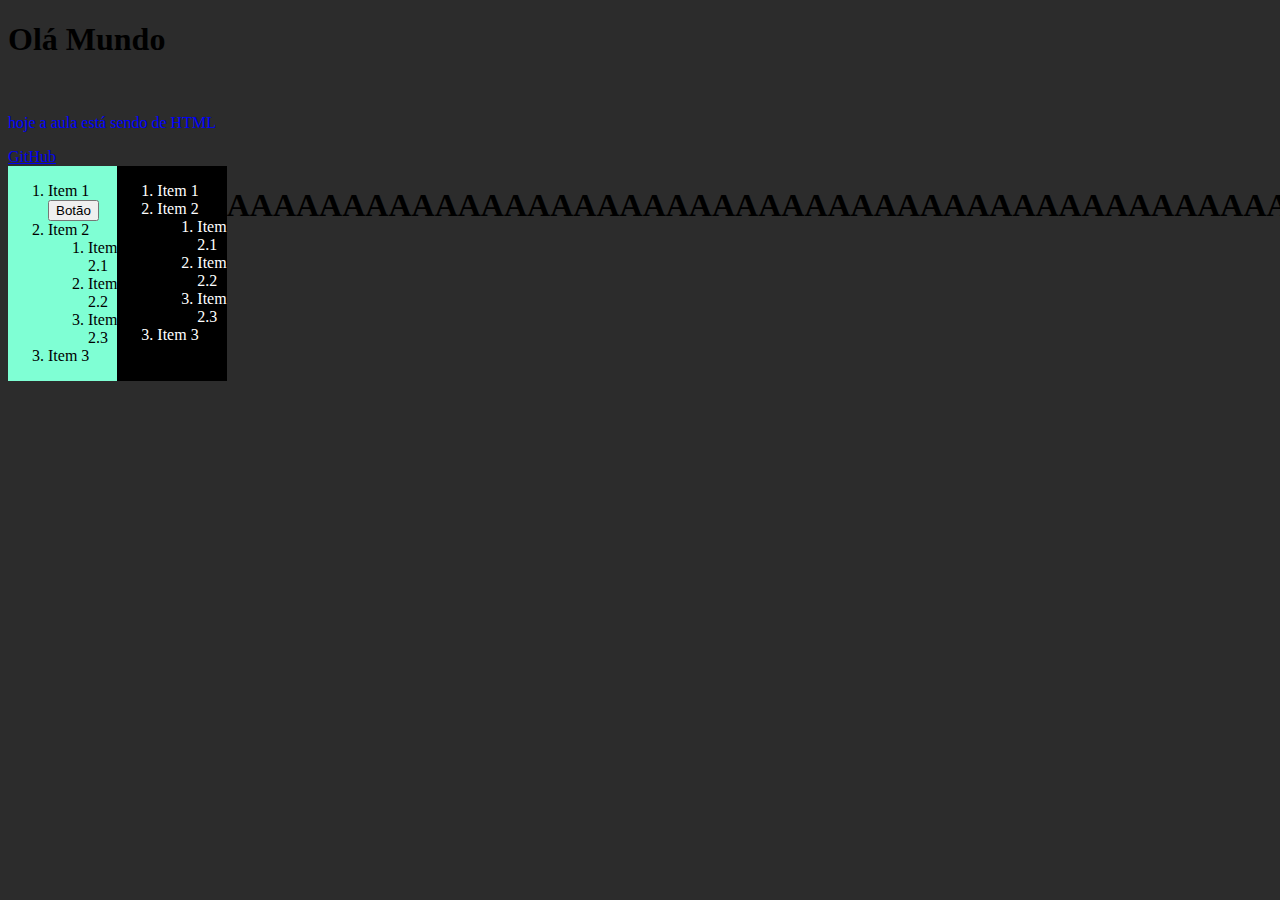
<file: Aulas Jean/Aula 1 27.02/index.html>
<!DOCTYPE html>
<html>
    <head>
        <title>Olá Mundo!</title>
        <link rel="stylesheet" href="style.css">
    </head>
    <body>
        <h1>
            Olá Mundo
        </h1>
        <br/>  
            <p>
            hoje a aula está sendo de HTML
            </p>
        <li>
            <a class= "github" href="./" target="blank">GitHub</a>
        </li>
        
            <div class="flex_container">
                <div class="fundo_colorido">
                    <ol>
                        <li>Item 1
                            <button class="botao_animado">Botão</button>
                        </li>
                        <li>Item 2
                            <ol>
                                <li>Item 2.1</li>
                                <li>Item 2.2</li>
                                <li>Item 2.3</li>
                            </ol>
                        </li>
                        <li>Item 3</li>
                    </ol>
                </div>
                <div class="fundo_preto">
                    <ol>
                        <li>Item 1</li>
                        <li>Item 2
                            <ol>
                                <li>Item 2.1</li>
                                <li>Item 2.2</li>
                                <li>Item 2.3</li>
                            </ol>
                        </li>
                        <li>Item 3</li>
                    </ol>
                </div>
                <p class="conteudo">
                    <h1>AAAAAAAAAAAAAAAAAAAAAAAAAAAAAAAA</h1>
                    <h1>AAAAAAAAAAAAAAAAAAAAAAAAAAAAAAAA</h1>
                    <h1>AAAAAAAAAAAAAAAAAAAAAAAAAAAAAAAA</h1>
                    <h1>AAAAAAAAAAAAAAAAAAAAAAAAAAAAAAAA</h1>
                    <h1>AAAAAAAAAAAAAAAAAAAAAAAAAAAAAAAA</h1>
                    <h1>AAAAAAAAAAAAAAAAAAAAAAAAAAAAAAAA</h1>
                    <h1>AAAAAAAAAAAAAAAAAAAAAAAAAAAAAAAA</h1>
                    <h1>AAAAAAAAAAAAAAAAAAAAAAAAAAAAAAAA</h1>
                    <h1>AAAAAAAAAAAAAAAAAAAAAAAAAAAAAAAA</h1>
                </p>
    </body>
</html>
</file>
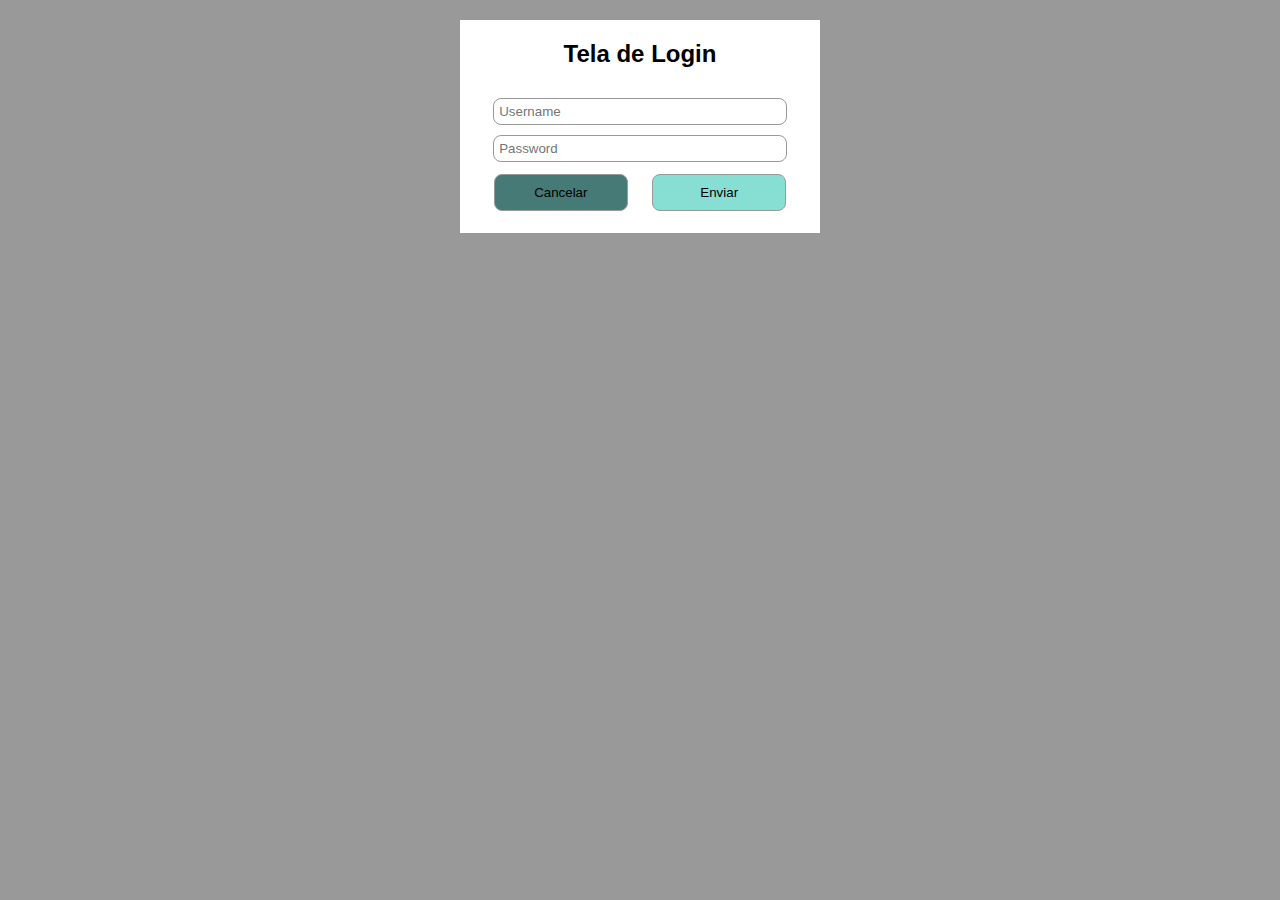
<file: Aulas Marcio/Aula 1 21.02/index.html>
<!DOCTYPE html>
<html lang="pt-br">
<head>
    <meta charset="UTF-8">
    <meta name="viewport" content="width=device-width, initial-scale=1.0">
    <title>Aulas de Usabilidade</title>
    <link rel="stylesheet" href="estilo.css">
</head>
<body>
    <div class="container">
        <div class="top">Tela de Login</div>
        <form action="">
            <div class="content">
                <input type="text" name="username" id="username" placeholder="Username">
                <input type="password" name="password" id="password" placeholder="Password">
            </div>
            <div class="buttons">

                <input type="reset" class="button reset" value="Cancelar">
                <input type="submit" class="button submit" value="Enviar">

            </div> 
        </form>
    </div>
</body>
</html>
</file>
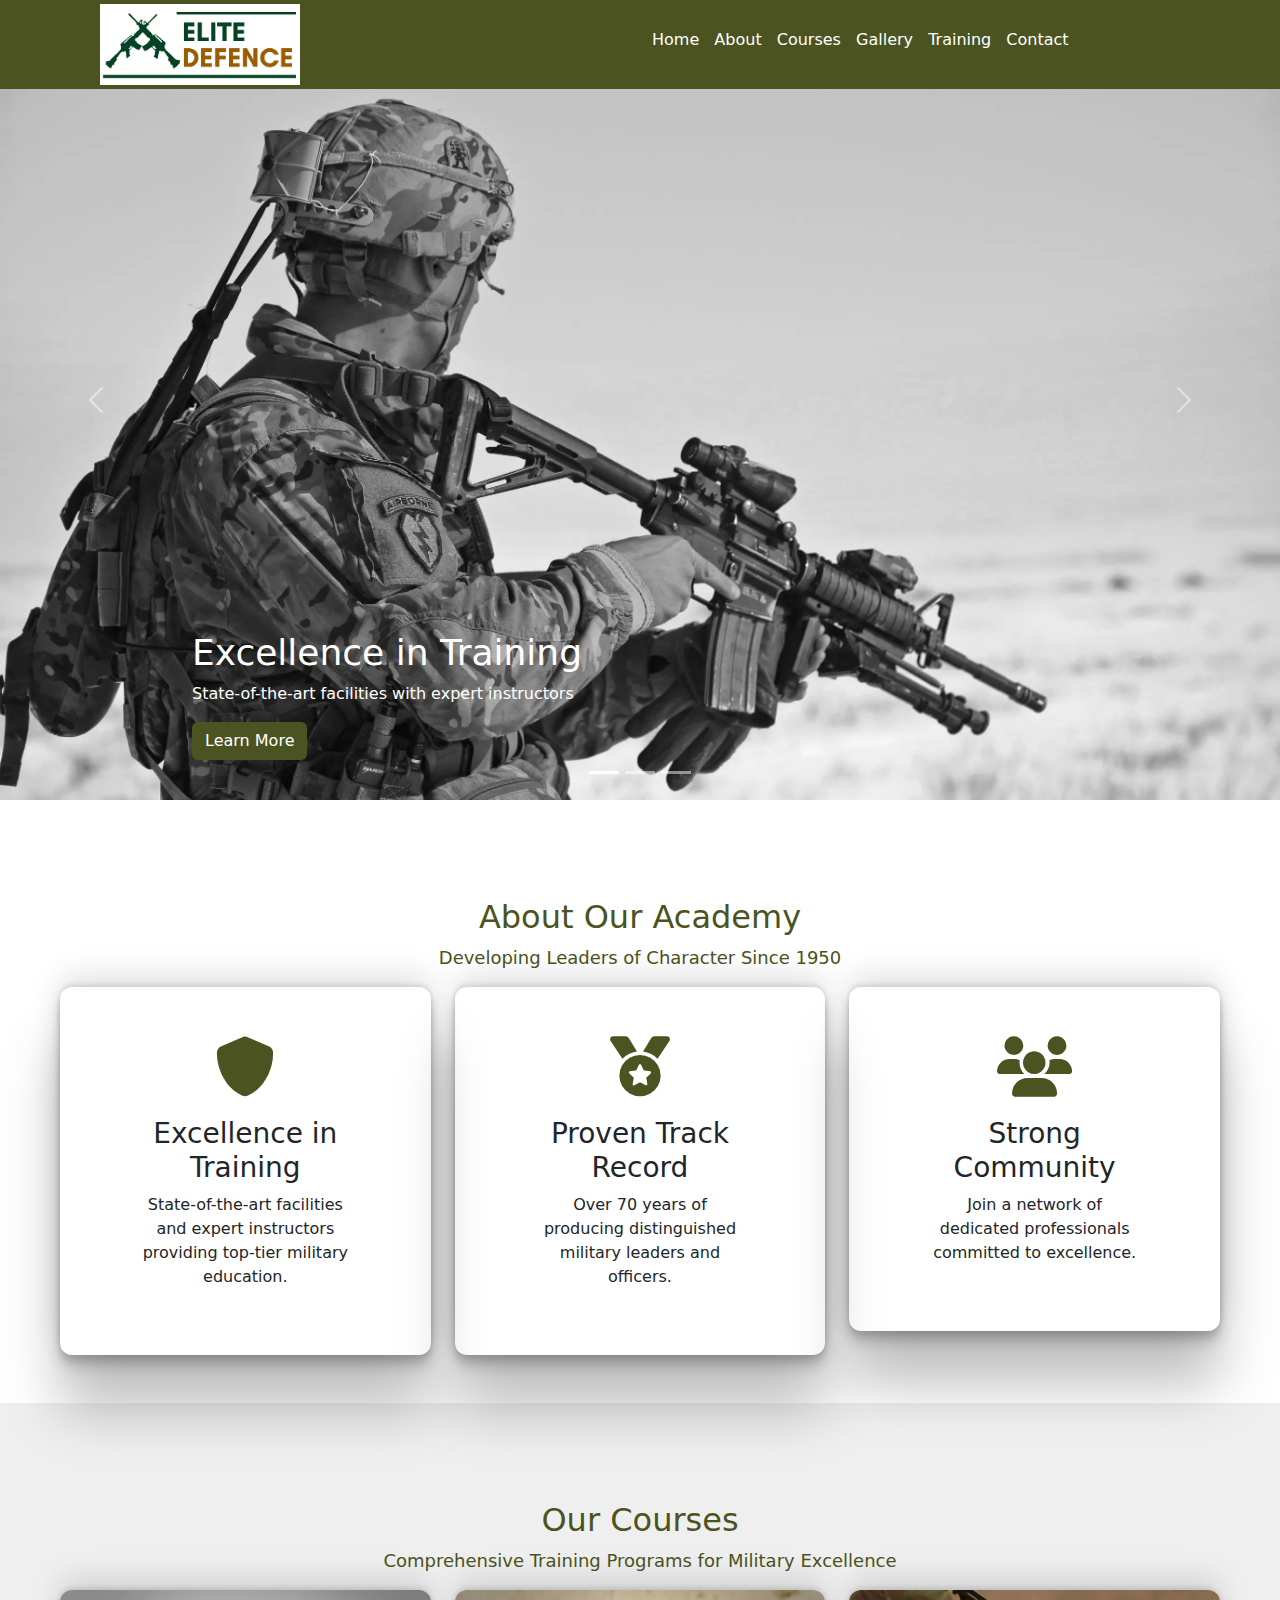
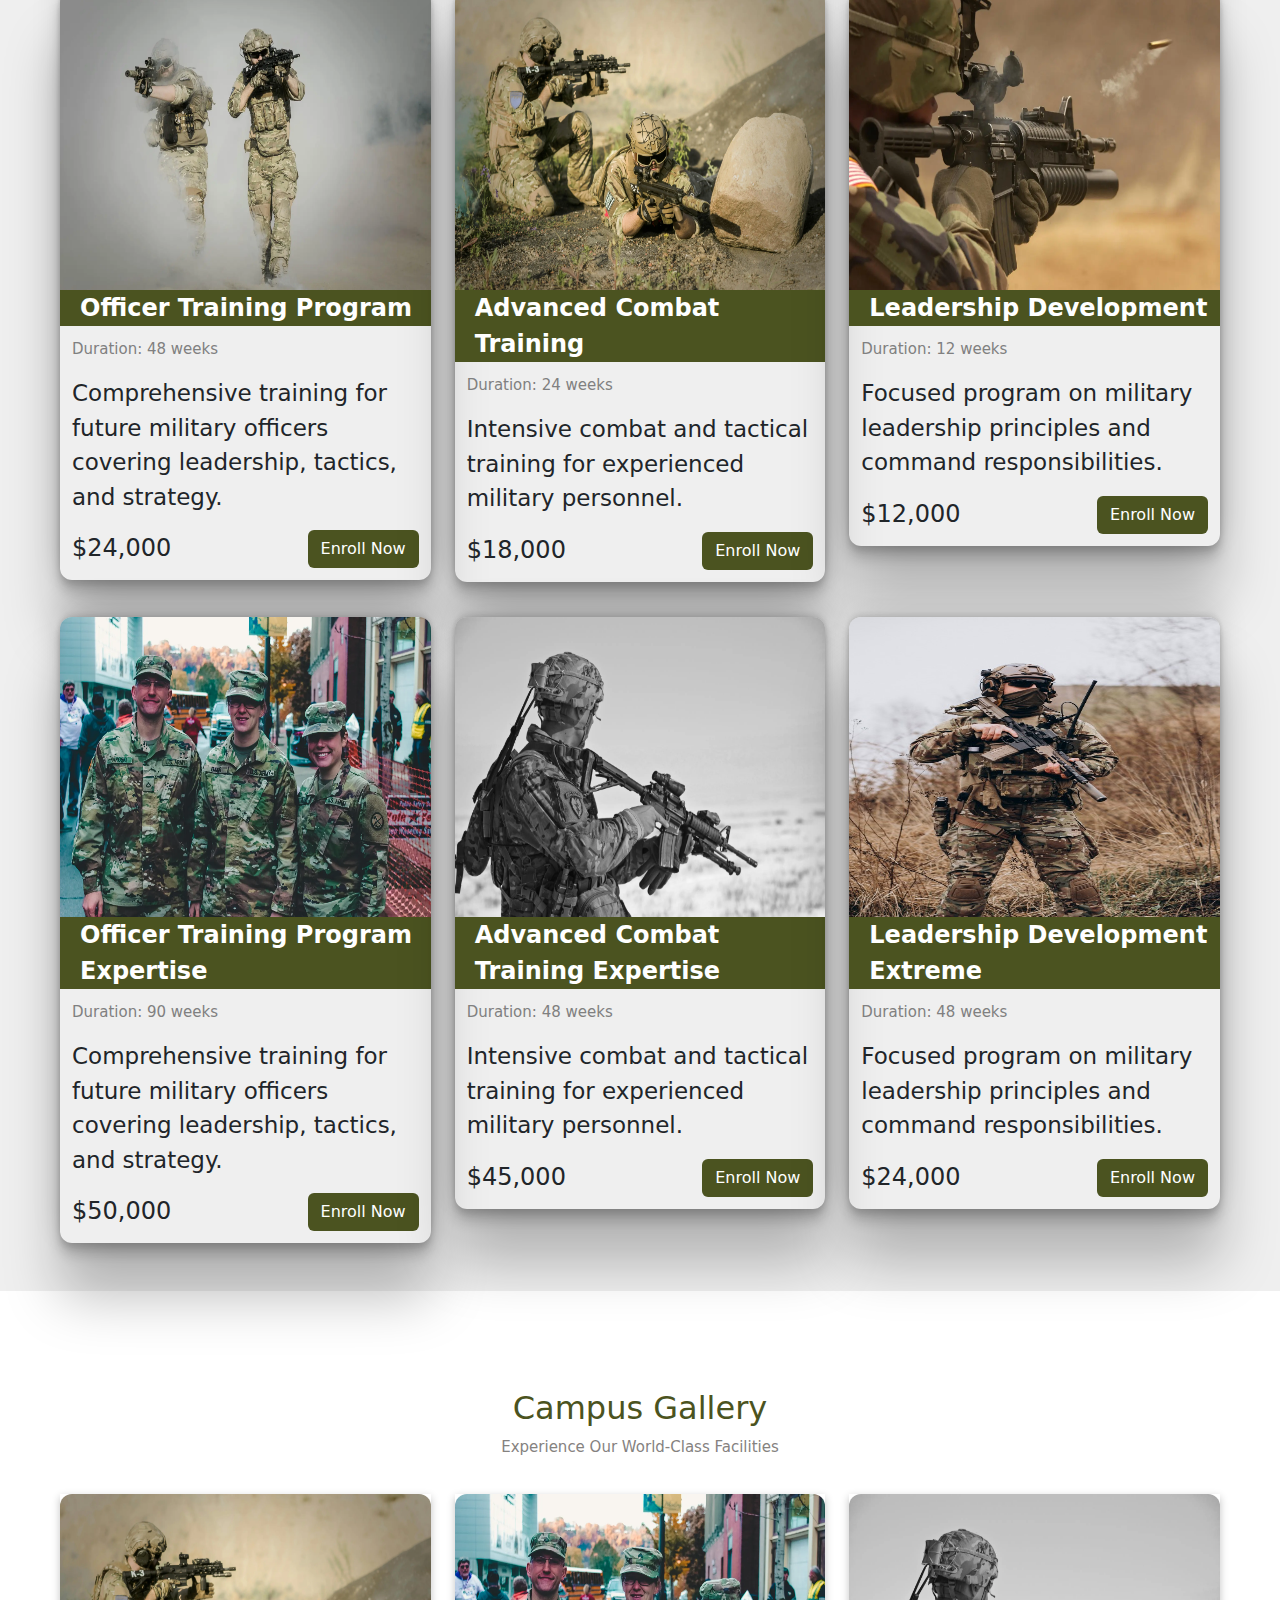
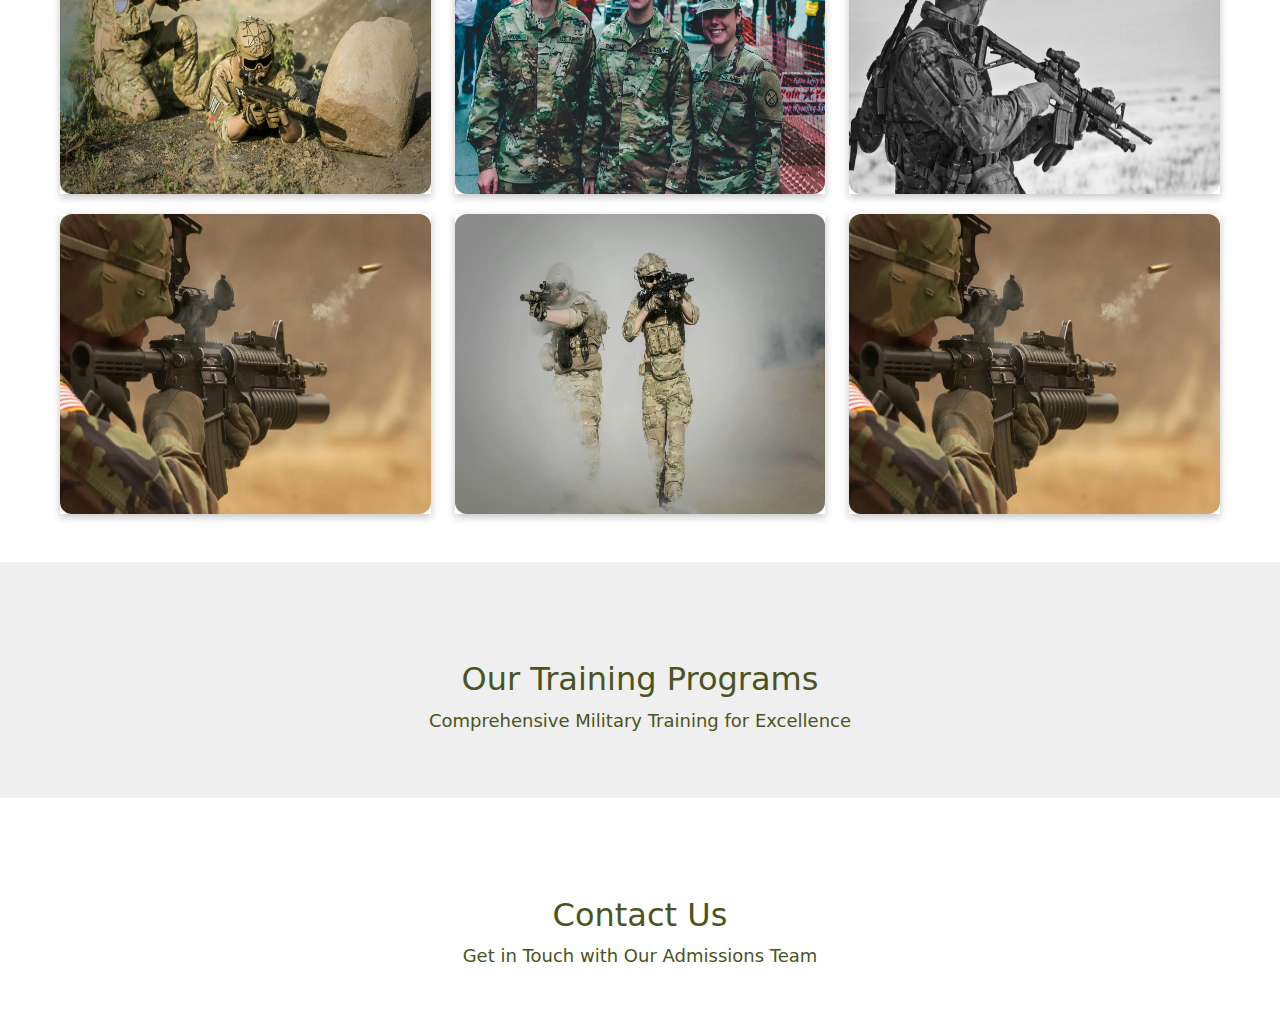
<file: Aulas Marcio/Aula 5 21.03/index.html>
<!DOCTYPE html>
<html lang="pt-br">
<head>
    <meta charset="UTF-8">
    <meta name="viewport" content="width=., initial-scale=1.0">
    <title>Elite Defense</title>
    <link href="https://cdn.jsdelivr.net/npm/bootstrap@5.3.3/dist/css/bootstrap.min.css" rel="stylesheet" integrity="sha384-QWTKZyjpPEjISv5WaRU9OFeRpok6YctnYmDr5pNlyT2bRjXh0JMhjY6hW+ALEwIH" crossorigin="anonymous">
    <link rel="stylesheet" href="https://cdnjs.cloudflare.com/ajax/libs/font-awesome/6.7.2/css/all.min.css" integrity="sha512-Evv84Mr4kqVGRNSgIGL/F/aIDqQb7xQ2vcrdIwxfjThSH8CSR7PBEakCr51Ck+w+/U6swU2Im1vVX0SVk9ABhg==" crossorigin="anonymous" referrerpolicy="no-referrer" />
    <link rel="stylesheet" href="css/estilos.css">
</head>
<body>
    <div class="container-fluid p-0">
        <header class="topo row py-1 fixed-top">
            <div class="col-sm-6 logo">
                <img src="img/logo elite.png" alt="Logo Elite Defense">
            </div>
            <nav class="col-sm-6 pt-4">
                <a href="#">Home</a>
                <a href="#about">About</a>
                <a href="#courses">Courses</a>
                <a href="#gallery">Gallery</a>
                <a href="#training">Training</a>
                <a href="#contact">Contact</a>
            </nav>
        </header>

        <div id="carouselExampleCaptions" class="carousel slide">
            <div class="carousel-indicators">
              <button type="button" data-bs-target="#carouselExampleCaptions" data-bs-slide-to="0" class="active" aria-current="true" aria-label="Slide 1"></button>
              <button type="button" data-bs-target="#carouselExampleCaptions" data-bs-slide-to="1" aria-label="Slide 2"></button>
              <button type="button" data-bs-target="#carouselExampleCaptions" data-bs-slide-to="2" aria-label="Slide 3"></button>
            </div>
            <div class="carousel-inner">
              <div class="carousel-item active">
                <img src="img/mt2.webp" class="d-block w-100" alt="...">
                <div class="carousel-caption d-none d-md-block">
                    <h2>Excellence in Training</h2>
                    <p>State-of-the-art facilities with expert instructors</p>
                    <button class="btn more">Learn More</button>
                </div>
              </div>
              <div class="carousel-item">
                <img src="img/mt3.webp" class="d-block w-100" alt="...">
                <div class="carousel-caption d-none d-md-block">
                    <h2>Leadership Development</h2>
                    <p>Building character and competence in future leaders</p>
                    <button class="btn more">Learn More</button>
                </div>
              </div>
              <div class="carousel-item">
                <img src="img/mt4.webp" class="d-block w-100" alt="...">
                <div class="carousel-caption d-none d-md-block">
                    <h2>Elite Defence</h2>
                    <p>Training Tomorrow's Leaders Toda</p>
                    <button class="btn more">Learn More</button>
                </div>
              </div>
            </div>
            <button class="carousel-control-prev" type="button" data-bs-target="#carouselExampleCaptions" data-bs-slide="prev">
              <span class="carousel-control-prev-icon" aria-hidden="true"></span>
              <span class="visually-hidden">Previous</span>
            </button>
            <button class="carousel-control-next" type="button" data-bs-target="#carouselExampleCaptions" data-bs-slide="next">
              <span class="carousel-control-next-icon" aria-hidden="true"></span>
              <span class="visually-hidden">Next</span>
            </button>
          </div>
          <section id="about" class="about text-center p-5">
                <h2 class="sub">About Our Academy</h2>
                <p class="comment">Developing Leaders of Character Since 1950</p>
                <div class="blocos row">
                    <div class="col-sm-4">
                        <div class="bloco">
                            <i class="fa-solid fa-shield icon"></i>
                            <h3>Excellence in Training</h3>
                            <p>State-of-the-art facilities and expert instructors providing top-tier military education.</p>
                        </div>
                    </div>
                    <div class="col-sm-4">
                        <div class="bloco">
                            <i class="fa-solid fa-medal icon"></i>
                            <h3>Proven Track Record</h3>
                            <p>Over 70 years of producing distinguished military leaders and officers.</p>
                        </div>
                    </div>
                    <div class="col-sm-4">
                        <div class="bloco">
                            <i class="fa-solid fa-users icon"></i>
                            <h3>Strong Community</h3>
                            <p>Join a network of dedicated professionals committed to excellence.</p>
                        </div>
                    </div>
                </div>
          </section>

          <section id="courses" class="courses text-center p-5">
            <h2 class="sub">Our Courses</h2>
            <p class="comment">Comprehensive Training Programs for Military Excellence</p>
            <div class="blocos row">
                <div class="col-sm-4">
                    <div class="bloco2">
                        <div class="top">
                            <img src="img/mt4.webp" alt="">
                        </div>
                        <div class="meio">Officer Training Program</div>
                        <div class="legenda">
                           <p class="p1">Duration: 48 weeks</p>
                            <p>Comprehensive training for future military officers covering leadership, tactics, and strategy.</p>
                            <div class="row mt-2">
                                <div class="col-sm-6 price">
                                    $24,000
                                </div>
                                <div class="col-sm-6 text-end enroll">
                                    <button class="btn more">Enroll Now</button>
                                </div>
                            </div>
                        </div>
                    </div>
                </div>
                <div class="col-sm-4">
                    <div class="bloco2">
                        <div class="top">
                            <img src="img/mt5.webp" alt="">
                        </div>
                        <div class="meio">Advanced Combat Training</div>
                        <div class="legenda">
                            <p class="p1">Duration: 24 weeks</p>
                             <p>Intensive combat and tactical training for experienced military personnel.</p>
                             <div class="row mt-2">
                                 <div class="col-sm-6 price">
                                     $18,000
                                 </div>
                                 <div class="col-sm-6 text-end enroll">
                                     <button class="btn more">Enroll Now</button>
                                 </div>
                             </div>
                         </div>
                    </div>
                </div>
                <div class="col-sm-4">
                    <div class="bloco2">
                        <div class="top">
                            <img src="img/mt3.webp" alt="">
                        </div>
                        <div class="meio">Leadership Development</div>
                        <div class="legenda">
                            <p class="p1">Duration: 12 weeks</p>
                             <p>Focused program on military leadership principles and command responsibilities.</p>
                             <div class="row mt-2">
                                 <div class="col-sm-6 price">
                                     $12,000
                                 </div>
                                 <div class="col-sm-6 text-end enroll">
                                     <button class="btn more">Enroll Now</button>
                                 </div>
                             </div>
                         </div>
                    </div>
                </div>
                <div class="col-sm-4">
                    <div class="bloco2B">
                        <div class="top">
                            <img src="img/mt1.webp" alt="">
                        </div>
                        <div class="meio">Officer Training Program Expertise</div>
                        <div class="legenda">
                            <p class="p1">Duration: 90 weeks</p>
                             <p>Comprehensive training for future military officers covering leadership, tactics, and strategy.</p>
                             <div class="row mt-2">
                                 <div class="col-sm-6 price">
                                     $50,000
                                 </div>
                                 <div class="col-sm-6 text-end enroll">
                                     <button class="btn more">Enroll Now</button>
                                 </div>
                             </div>
                         </div>
                    </div>
                </div>
                <div class="col-sm-4">
                    <div class="bloco2B">
                        <div class="top">
                            <img src="img/mt2.webp" alt="">
                        </div>
                        <div class="meio">Advanced Combat Training Expertise</div>
                        <div class="legenda">
                            <p class="p1">Duration: 48 weeks</p>
                             <p>Intensive combat and tactical training for experienced military personnel.</p>
                             <div class="row mt-2">
                                 <div class="col-sm-6 price">
                                     $45,000
                                 </div>
                                 <div class="col-sm-6 text-end enroll">
                                     <button class="btn more">Enroll Now</button>
                                 </div>
                             </div>
                         </div>
                    </div>
                </div>
                <div class="col-sm-4">
                    <div class="bloco2B">
                        <div class="top">
                            <img src="img/mt6.jpg" alt="">
                        </div>
                        <div class="meio">Leadership Development Extreme</div>
                        <div class="legenda">
                            <p class="p1">Duration: 48 weeks</p>
                             <p>Focused program on military leadership principles and command responsibilities.</p>
                             <div class="row mt-2">
                                 <div class="col-sm-6 price">
                                     $24,000
                                 </div>
                                 <div class="col-sm-6 text-end enroll">
                                     <button class="btn more">Enroll Now</button>
                                 </div>
                             </div>
                         </div>
                    </div>
                </div>
            </div>
      </section>

      <section id="gallery" class="gallery text-center p-5">
        <h2 class="sub">Campus Gallery</h2>
        <p class="commentp">Experience Our World-Class Facilities</p>
        <div class="blocos row">
        <div class="col-sm-4">
            <div class="pictures">
                <div class="top2">
                    <img src="img/mt5.webp" alt="">
                </div>
            </div>
        </div>
        <div class="col-sm-4">
            <div class="pictures">
                <div class="top2">
                    <img src="img/mt1.webp" alt="">
                </div>
            </div>
        </div> 
        <div class="col-sm-4">
            <div class="pictures">
                <div class="top2">
                    <img src="img/mt2.webp" alt="">
                </div>
            </div>
        </div>
        <div class="col-sm-4">
            <div class="pictures">
                <div class="top2">
                    <img src="img/mt3.webp" alt="">
                </div>
            </div>
        </div>
        <div class="col-sm-4">
            <div class="pictures">
                <div class="top2">
                    <img src="img/mt4.webp" alt="">
                </div>
            </div>
        </div>
        <div class="col-sm-4">
            <div class="pictures">
                <div class="top2">
                    <img src="img/mt3.webp" alt="">
                </div>
            </div>
        </div>
    </div>         
    </section>

    <section id="training" class="training text-center p-5">
        <h2 class="sub">Our Training Programs</h2>
        <p class="comment">Comprehensive Military Training for Excellence</p>
    </section>

    <section id="contact" class="contact text-center p-5">
        <h2 class="sub">Contact Us</h2>
        <p class="comment">Get in Touch with Our Admissions Team</p>
    </section>

    
    </div>
    <script src="https://cdn.jsdelivr.net/npm/bootstrap@5.3.3/dist/js/bootstrap.bundle.min.js" integrity="sha384-YvpcrYf0tY3lHB60NNkmXc5s9fDVZLESaAA55NDzOxhy9GkcIdslK1eN7N6jIeHz" crossorigin="anonymous"></script>
</body>
</html>
</file>
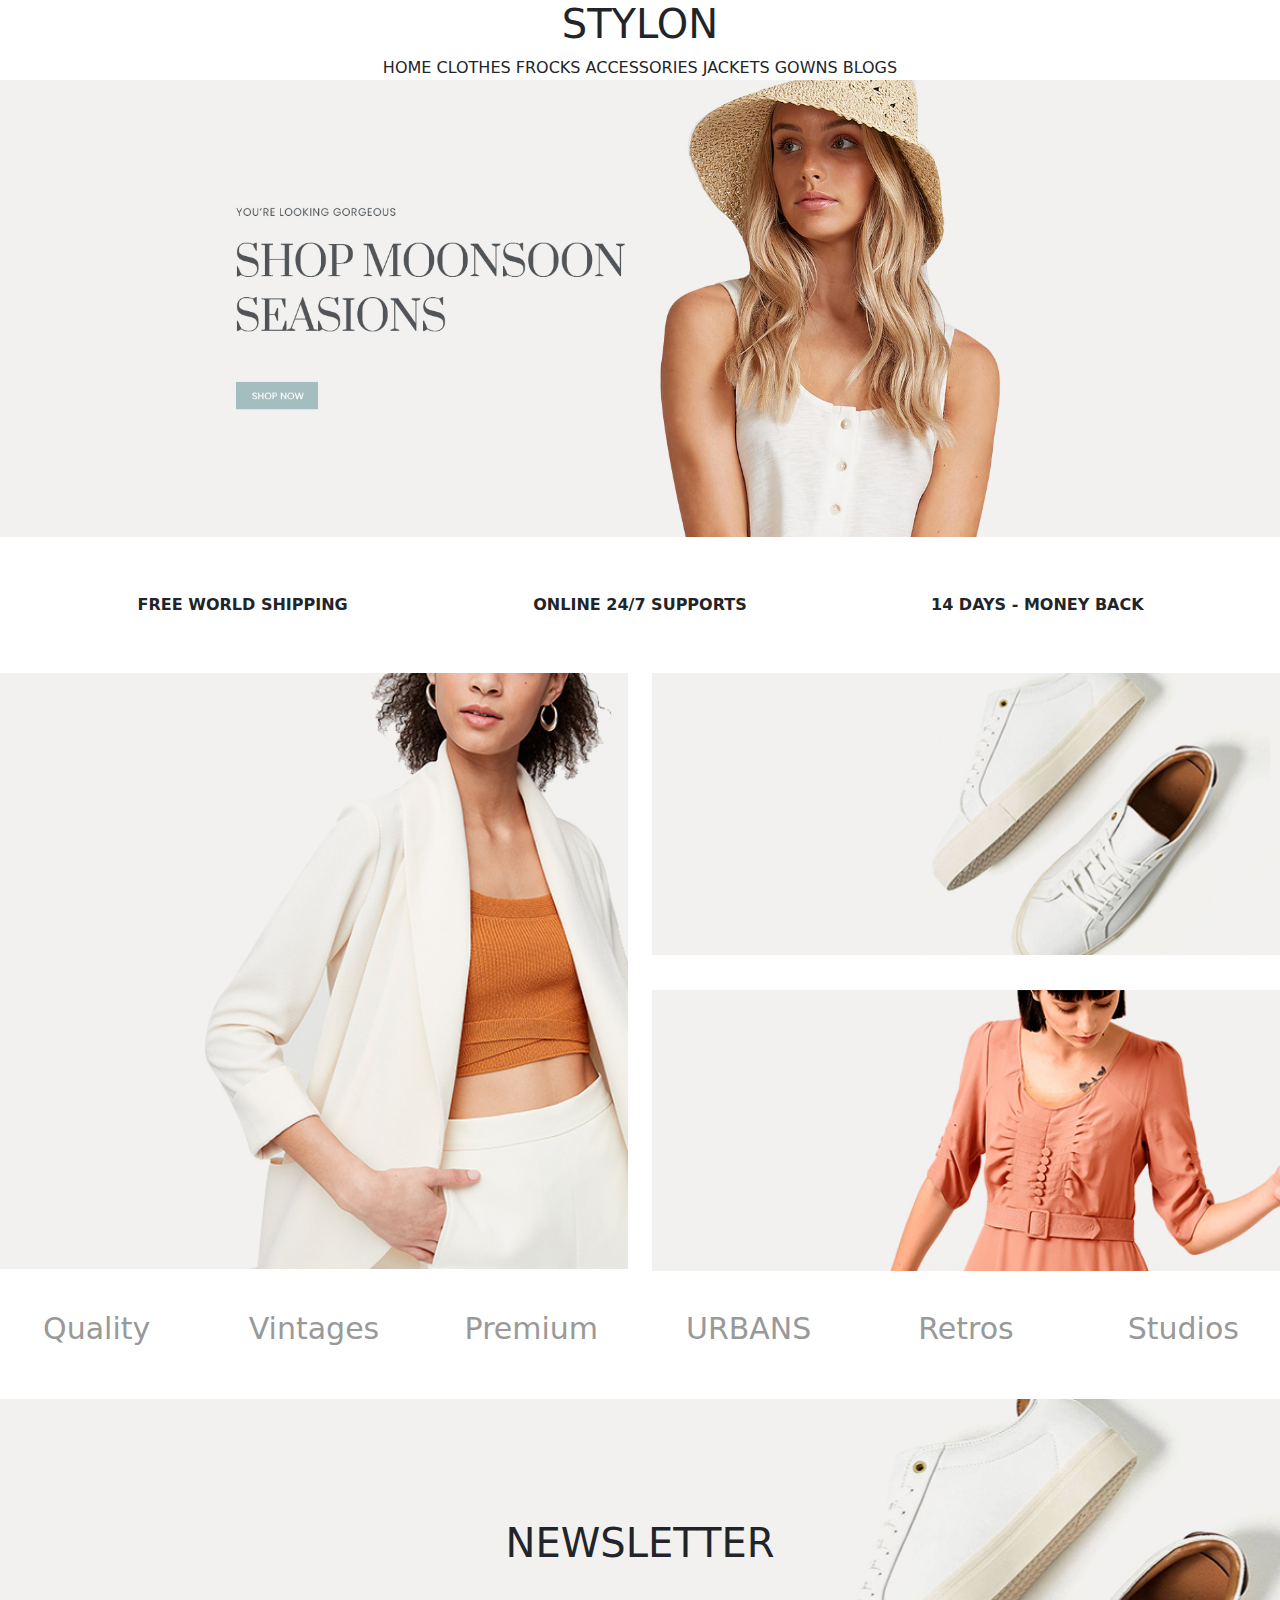
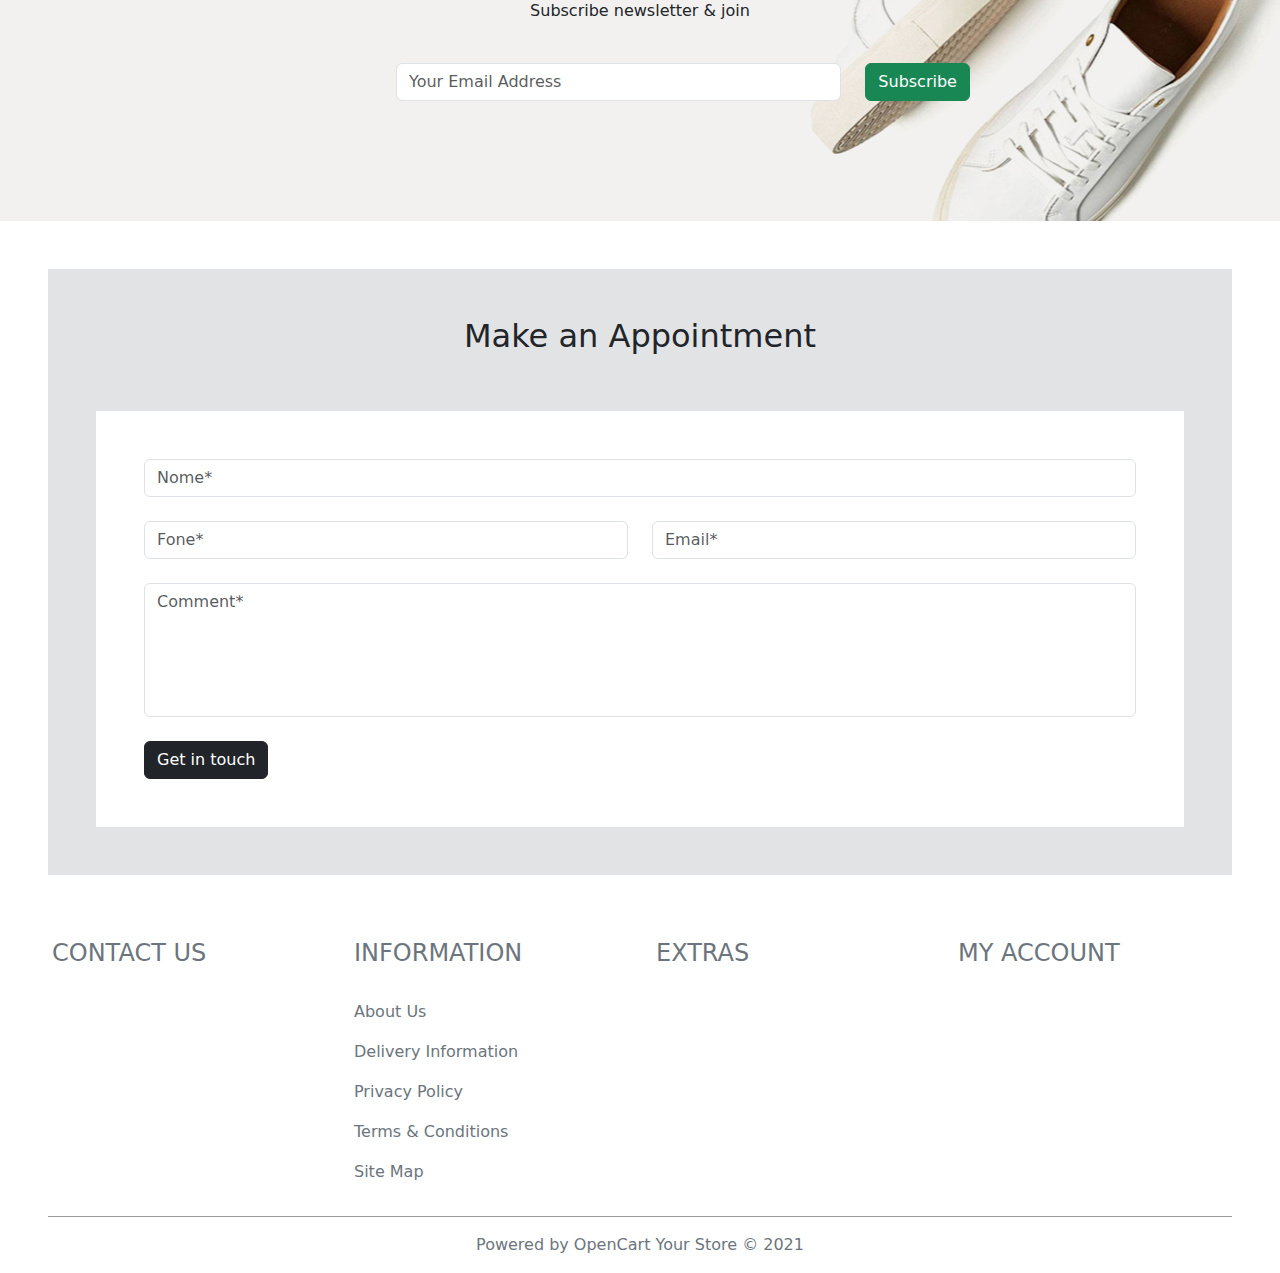
<file: Aulas Marcio/Aula 6 28.03/index.html>
<!DOCTYPE html>
<html lang="pt-br">
<head>
    <meta charset="UTF-8">
    <meta name="viewport" content="width=device-width, initial-scale=1.0">
    <title>Stylon</title>
    <link href="https://cdn.jsdelivr.net/npm/bootstrap@5.3.3/dist/css/bootstrap.min.css" rel="stylesheet" integrity="sha384-QWTKZyjpPEjISv5WaRU9OFeRpok6YctnYmDr5pNlyT2bRjXh0JMhjY6hW+ALEwIH" crossorigin="anonymous">
    <link rel="stylesheet" href="https://cdnjs.cloudflare.com/ajax/libs/font-awesome/6.7.2/css/all.min.css">
    <link rel="stylesheet" href="css/estilos.css">
</head>
<body>
    <div class="container-fluid p-0">
        <header class="text-center">
            <h1>STYLON</h1>
            <nav>
                HOME CLOTHES FROCKS ACCESSORIES JACKETS GOWNS BLOGS
            </nav>
        </header>
        <section class="banner">
            <img src="img/Main-Banner-1-1903x680.jpg" alt="banner">
        </section>
        <section class="colunas p-5">
            <div class="row text-center p-2">
                <div class="col-sm-4">FREE WORLD SHIPPING</div>
                <div class="col-sm-4">ONLINE 24/7 SUPPORTS</div>
                <div class="col-sm-4">14 DAYS - MONEY BACK</div>
              </div>
        </section>
        <section class="fotos">
            <div class="row">
                <div class="col-sm-6">
                    <img src="img/Cms-banner-1.jpg" alt="img1">
                </div>
                <div class="col-sm-6 direita">
                    <img src="img/Cms-banner-2.jpg" alt="img2">
                    <img src="img/Cms-banner-3.jpg" alt="img3">
                </div>
              </div>
        </section>
        <section class="links pb-5">
            <div class="row">
                <div class="col-sm-2">Quality</div>
                <div class="col-sm-2">Vintages</div>
                <div class="col-sm-2">Premium</div>
                <div class="col-sm-2">URBANS</div>
                <div class="col-sm-2">Retros</div>
                <div class="col-sm-2">Studios</div>
            </div>
        </section>
        <section class="newsletter text-center">
            <h1 class="pb-4">NEWSLETTER</h1>
            <p class="pb-4">Subscribe newsletter & join</p>
            <div class="subscribe row">
                <div class="col-sm-11">
                    <input type="text" name="subscribe" class="form-control"
                    placeholder="Your Email Address">
                </div>
                <div class="col-sm-1">
                    <input type="submit" value="Subscribe" class="btn btn-success">
            </div>
        </section>
        <section class="form">
            <div class="m-5 p-5 bg-secondary-subtle">
                <h2 class="text-center pb-5">Make an Appointment</h2>
                <div class="bg-white p-5">
                    <form action="">
                        <input type="text" name="nome" 
                        class="form-control mb-4" placeholder="Nome*">
                        <div class="row">
                            <div class="col-sm-6">
                                <input type="tel" name="fone"
                                class="form-control mb-4" placeholder="Fone*">
                            </div>
                            <div class="col-sm-6">
                                <input type="email" name="email"
                                class="form-control mb-4" placeholder="Email*">
                            </div>
                        </div>
                        <textarea rows="5" name="comment" class="form-control mb-4"
                        placeholder="Comment*"></textarea>

                        <input type="submit" value="Get in touch"
                        class="btn btn-dark">
                    </form>
                </div>
            </div>
        </section>
        <footer class="rodape px-5 text-secondary">
            <div class="row">
                <div class="col-sm-3 p-3">
                    <h4>Contact Us</h4>

                </div>
                <div class="col-sm-3 p-3">
                    <h4>Information</h4>
                    <p>About Us</p>
                    <p>Delivery Information</p>
                    <p>Privacy Policy</p>
                    <p>Terms & Conditions</p>
                    <p>Site Map</p>
                </div>
                <div class="col-sm-3 p-3">
                    <h4>Extras</h4>
                </div>
                <div class="col-sm-3 p-3">
                    <h4>My Account</h4>
                </div>
            </div>
            <div class="credits text-center pt-3">
                <p>Powered by OpenCart Your Store &copy 2021</p>
            </div>
        </footer>
    </div>
</body>
</html>
</file>
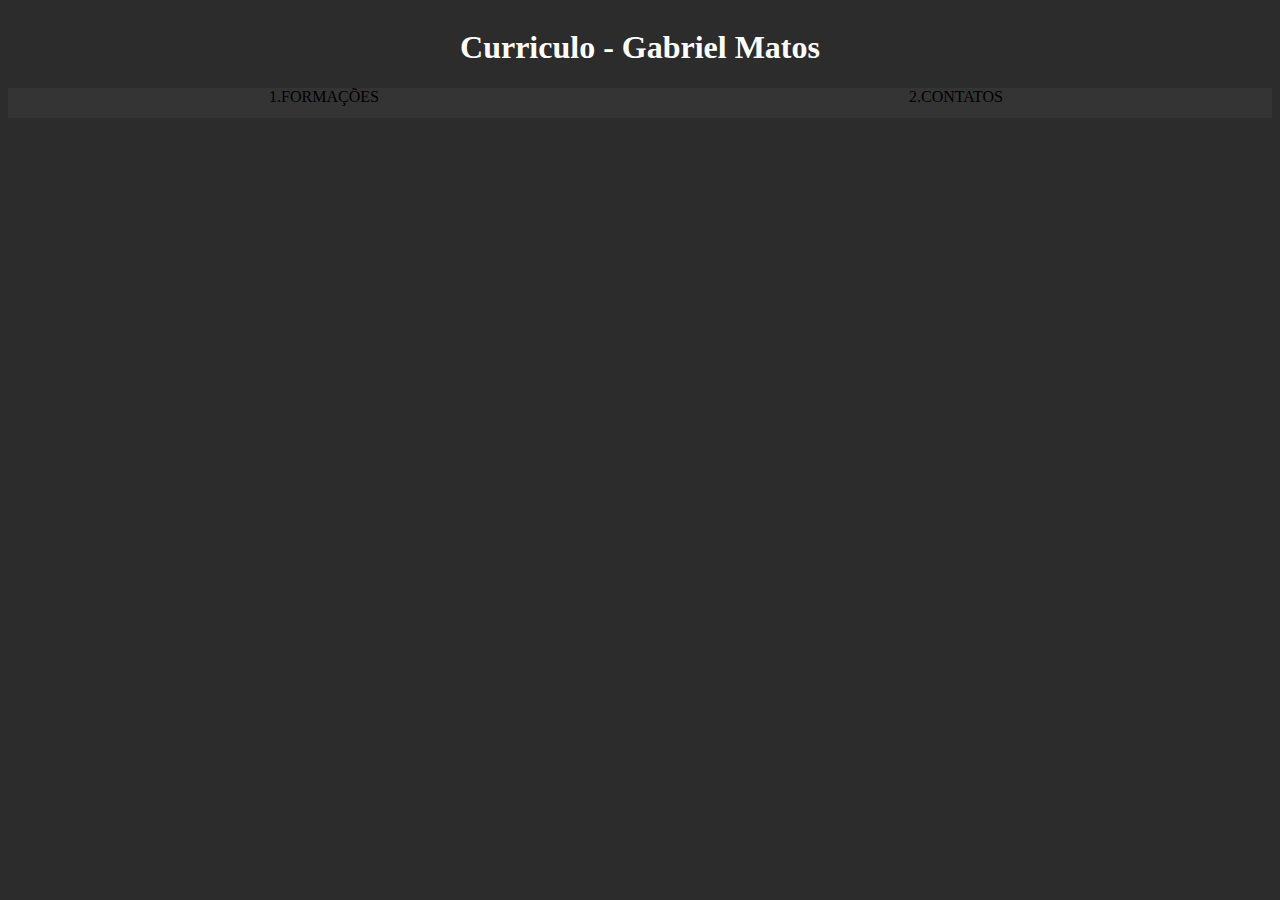
<file: Aulas Jean/Aula 1 27.02/segunda_pagina.html>
<!DOCTYPE html>
<html lang="en">
<head>
    <meta charset="UTF-8">
    <meta name="viewport" content="width=device-width, initial-scale=1.0">
    <title>Document</title>
    <link rel="stylesheet" href="style.css">
</head>
<body>
    <div class="nome">
        <h1>Curriculo - Gabriel Matos</h1>
    </div>

    <div class="flex_container">
        <div class="formacao">1.FORMAÇÕES
            <ol class="itens"> 
                <li>Inglês</li>
                <li>Francês</li>
                <li>Espanhol</li>
                <li>Excel Avançado</li>
            </ol>
        </div>
        <div class="contatos">2.CONTATOS
            <ol class="itens"> 
                <li>Telefone</li>
                <li>Email</li>
                <li>FAX</li>
            </ol>
        </div>
    </div>
</body>
</html>
</file>
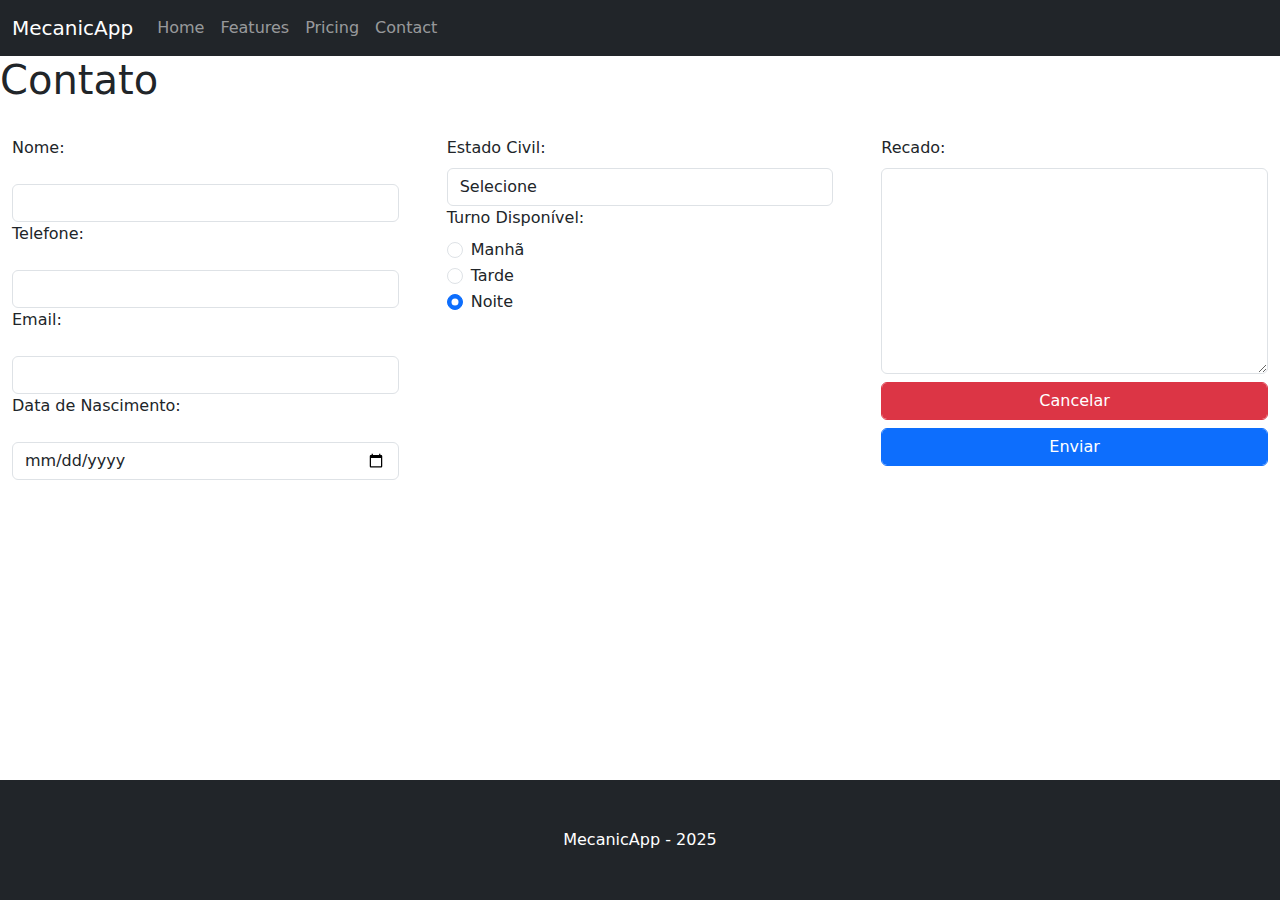
<file: Aulas Marcio/Aula 4 14.03/contact.html>
<!DOCTYPE html>
<html lang="en">
<head>
    <meta charset="UTF-8">
    <meta name="viewport" content="width=device-width, initial-scale=1.0">
    <link rel="stylesheet" href="style.css">
    <link href="https://cdn.jsdelivr.net/npm/bootstrap@5.3.3/dist/css/bootstrap.min.css" rel="stylesheet" integrity="sha384-QWTKZyjpPEjISv5WaRU9OFeRpok6YctnYmDr5pNlyT2bRjXh0JMhjY6hW+ALEwIH" crossorigin="anonymous">
    <title>Aula 4</title>
</head>
<body>
    <div class="container-fluid p-0">
        <nav class="navbar navbar-expand-lg bg-dark sticky-top" data-bs-theme="dark">
            <div class="container-fluid">
              <a class="navbar-brand" href="#">MecanicApp</a>
              <button class="navbar-toggler" type="button" data-bs-toggle="collapse" data-bs-target="#navbarNavAltMarkup" aria-controls="navbarNavAltMarkup" aria-expanded="false" aria-label="Toggle navigation">
                <span class="navbar-toggler-icon"></span>
              </button>
              <div class="collapse navbar-collapse" id="navbarNavAltMarkup">
                <div class="navbar-nav">
                  <a class="nav-link" href="index.html">Home</a>
                  <a class="nav-link" href="features.html">Features</a>
                  <a class="nav-link" href="preco.html">Pricing</a>
                  <a class="nav-link" href="contact.html">Contact</a>
                </div>
              </div>
            </div>
        </nav>
            <section class="contact">
                <h1>Contato</h1>
                <form action="" >
                  <div class="row">
                    <div class="col-sm-4 p-4">
                      <label for="Nome" class="form-label">Nome:</label>
                      <input type="text" name="Nome" class="form-control mt-3" id="Nome" required>

                      <label for="telefone" class="form-label">Telefone:</label>
                      <input type="tel" name="telefone" class="form-control mt-3" id="telefone" required>

                      <label for="email" class="form-label">Email:</label>
                      <input type="email" name="email" class="form-control mt-3" id="email" required>

                      <label for="date" class="form-label">Data de Nascimento:</label>
                      <input type="date" name="date" class="form-control mt-3" id="date" required>
                    </div>

                    <div class="col-sm-4 p-4">
                      <label for="estado_civil" class="form-label">Estado Civil:</label>
                      <select name="estado_civil" class="form-control" id="estado_civil" required>
                        <option selected disabled>Selecione</option>
                        <option value="solteiro">Solteiro</option>
                        <option value="casado">Casado</option>
                        <option value="viúvo">Viúvo</option>
                        <option value="divorciado">Divorciado</option>
                        <option value="uniao_estavel">União Estável</option>
                      </select>

                      <label for="turno_disponivel" class="form-label">Turno Disponível:</label>
                      <div class="form-check">
                        <input class="form-check-input" type="radio" name="manha" id="manha" checked>
                        <label class="form-check-label" for="manha">
                          Manhã
                        </label>
                      </div>
                      <div class="form-check">
                          <input class="form-check-input" type="radio" name="manha" id="manha" checked>
                          <label class="form-check-label" for="manha">
                            Tarde
                        </label>
                      </div>
                      <div class="form-check">
                          <input class="form-check-input" type="radio" name="manha" id="manha" checked>
                          <label class="form-check-label" for="manha">
                            Noite
                          </label>
                      </div>
                    </div>

                    <div class="col-sm-4 p-4">
                      <label for="recado" class="form-label">Recado:</label>
                      <textarea rows="8" name="recado"id="recado" class="form-control" required></textarea>

                      <input type="reset" value="Cancelar" class="form-control btn mt-2 btn-danger">
                      <input type="submit" value="Enviar" class="form-control btn btn-primary mt-2">
                    </div>
                </form>
                <footer class="fixed-bottom bg-dark text-white text-center p-5">
                    MecanicApp - 2025
                </footer>
            </section>
    </div>
    <script src="https://cdn.jsdelivr.net/npm/bootstrap@5.3.3/dist/js/bootstrap.bundle.min.js" integrity="sha384-YvpcrYf0tY3lHB60NNkmXc5s9fDVZLESaAA55NDzOxhy9GkcIdslK1eN7N6jIeHz" crossorigin="anonymous"></script>

    
</body>
</html>
</file>
<file: Aulas Jean/Aula 1 27.02/style.css>
.nome{
    display: flex;
    color: white;
    justify-content: center;
}
p{
    color: blue;
}

body{
    background-color: rgb(44, 44, 44);
}

.flex_container{
    display: flex;
    flex-direction: row;
}

.fundo_colorido{
    flex: 100%;
    color: black;
    display: inline-block;
    background-color: aquamarine;
}

.fundo_preto{
    flex: 100%;
    display: inline-block;
    background-color: black;
    color: white;
}

.botao_animado{
    color: black;
}

.botao_animado:hover{
    transform: scale(1.5);
    transition: 1s ease-in;
    transition: 1s ease-out;
}



@media (max-width: 800px) {
    .flex_container{
        flex-direction: column;
    }

    .fundo_preto{
        transition: background-color 2s ease-in-out;
        flex: 100%;
        color: black;
        display: inline-block;
        background-color: aquamarine;
    }

    .fundo_colorido{
        transition: background-color 2s ease-in-out;
        flex: 100%;
        color: white;
        display: inline-block;
        background-color: black;
    }
}

.conteudo{
    font-size: large;
    height: 40px;
    width: 30px;
    background-color: bisque;
    overflow-y: hidden;
}

.formacao{
    transition: all 0.5s ease-in;
    background-color: rgb(52, 52, 53);
    overflow-y: hidden;
    max-height: 30px;
    display: inline-block;
    flex: 100%;
    justify-content: center;
    text-align: center;
}

.formacao:hover{
    transition: all 0.5s ease-in;
    background-color: rgb(92, 92, 92);
    height: auto;
    max-height: 1000px;
}

.contatos{
    transition: all 0.5s ease-in;
    background-color: rgb(52, 52, 53);
    overflow-y: hidden;
    max-height: 30px;
    display: inline-block;
    flex: 100%;
    text-align: center;
}

.contatos:hover{
    transition: all 0.5s ease-in;
    background-color: rgb(92, 92, 92);
    height: auto;
    max-height: 1000px;
}

.itens{
    text-align: left;
}
</file>
<file: Aulas Marcio/Aula 1 21.02/estilo.css>
body{
    margin: 0;
}

.container{
    margin-top: 20px;
}

.top{
    text-align: center;
    font-size: 24px;
    font-family: sans-serif;
    font-weight: bold;
    margin-bottom: 30px;
}

.buttons{
    text-align: center;
}

.button{
    padding: 10px;
    width: 42%;
    margin: 2px 10px;
    border: solid 1px #999;
    border-radius: 8px;
    cursor: pointer;
}

.reset{
    background-color:rgb(70, 122, 118);
}

.submit{
    background-color: rgb(135, 222, 210);
}

@media screen and (min-width: 960px) {
    body{
        background-color: #999;
    }
}

.container{
    background-color: #fff;
    width: 360px;
    margin-left: auto;
    margin-right: auto;
    box-sizing: border-box;
    padding: 20px;
}

#username, #password{
    display: block;
    width: 88%;
    margin: 10px auto;
    padding: 5px;
    border: solid 1px #999;
    border-radius: 8px;
}
</file>
<file: Aulas Marcio/Aula 5 21.03/css/estilos.css>
body, html {
    max-width: 100%;
    overflow-x: hidden;
}

.topo{
    background-color: #4b5320;
}

.logo img{
    margin-left: 100px;
    width: 200px;
}

nav a{
    text-decoration: none;
    color: white;
    padding-right: 10px;
}
nav a:hover{
    text-decoration: underline;
    color: #b8a369;
}
.carousel-item{
    height: 800px;
}
.carousel-caption h2{
    font-size: 36px;
}

.carousel-caption{
    text-align: left;
}
.more{
    background-color: #4b5320;
    color: white;
}
.sub{
    color: #4b5320;
    margin-top: 50px;
}
.about{}
.comment{
    color: #4b5320;
    font-size: 18px;
}
.commentp{
    color: #85827f;
    font-size: 15px;
}
.blocos{
    margin: auto;
}

.bloco{
    border-radius: 12px;
    box-shadow: rgba(0, 0, 0, 0.25) 0px 54px 55px, rgba(0, 0, 0, 0.12) 0px -12px 30px, rgba(0, 0, 0, 0.12) 0px 4px 6px, rgba(0, 0, 0, 0.17) 0px 12px 13px, rgba(0, 0, 0, 0.09) 0px -3px 5px;
    padding: 50px 80px;
}
.bloco2{
    border-radius: 12px;
    box-shadow: rgba(0, 0, 0, 0.25) 0px 54px 55px, rgba(0, 0, 0, 0.12) 0px -12px 30px, rgba(0, 0, 0, 0.12) 0px 4px 6px, rgba(0, 0, 0, 0.17) 0px 12px 13px, rgba(0, 0, 0, 0.09) 0px -3px 5px;
    font-size: 23px;
}
.icon{
    font-size: 60px;
    color: #4b5320;
    margin-bottom: 20px;
}

.courses{
    background-color: #e6e7e7a8;
}

.top img{
    border-radius: 12px 12px 0 0;
    width: 100%;
    height: 300px;
}
.top2 img{
    border-radius: 12px;
    width: 100%;
    height: 300px;
}

.meio{
    color: white;
    background-color: #4b5320;
    padding-left: 20px;
    font-size: 24px;
    font-weight: bold;
    text-align: left;
}

.legenda{
    text-align: left;
    padding: 12px;
    border-radius: 0 0 12px 12px;
}
.price{
    text-align: left;
    font-size: 24px;
}

.p1{
    color: gray;
    font-size: 15px;
}
.bloco2B{
    border-radius: 12px;
    box-shadow: rgba(0, 0, 0, 0.25) 0px 54px 55px, rgba(0, 0, 0, 0.12) 0px -12px 30px, rgba(0, 0, 0, 0.12) 0px 4px 6px, rgba(0, 0, 0, 0.17) 0px 12px 13px, rgba(0, 0, 0, 0.09) 0px -3px 5px;
    font-size: 23px;
    margin-top: 35px;
}
.gallery{
    background-color: white;
}
.pictures{
    box-shadow: rgba(0, 0, 0, 0.24) 0px 3px 8px;
    margin-top: 20px;
}
.training{
    background-color: #e6e7e7a8;
}
</file>
<file: Aulas Marcio/Aula 6 28.03/css/estilos.css>
body, html {
    max-width: 100%;
    overflow-x: hidden;
}
.banner img{
    width: 100%;
}
.colunas {
    font-weight: bold;
}
.fotos img{
    width: 100%;
}
.direita img{
    margin-bottom: 35px;
}
.links{
    text-align: center;
    color: #999;
    font-size: 30px;
}
.newsletter{
    background-image: url('../img/News.jpg');
    background-position: center;
    padding: 120px 0;
}
.subscribe{
    width: 40%;
    margin: auto;
}
textarea{
    resize: none;
}
.rodape h4{
    text-transform: uppercase;
    padding-bottom: 24px;
}
.credits{
    border-top: solid 1px #999;
}
</file>
<file: Aulas Marcio/Aula 4 14.03/style.css>
body, html{
    max-width: 100%;
    overflow-x: hidden;
}

.impar{
    background-color: brown !important;
}
</file>
